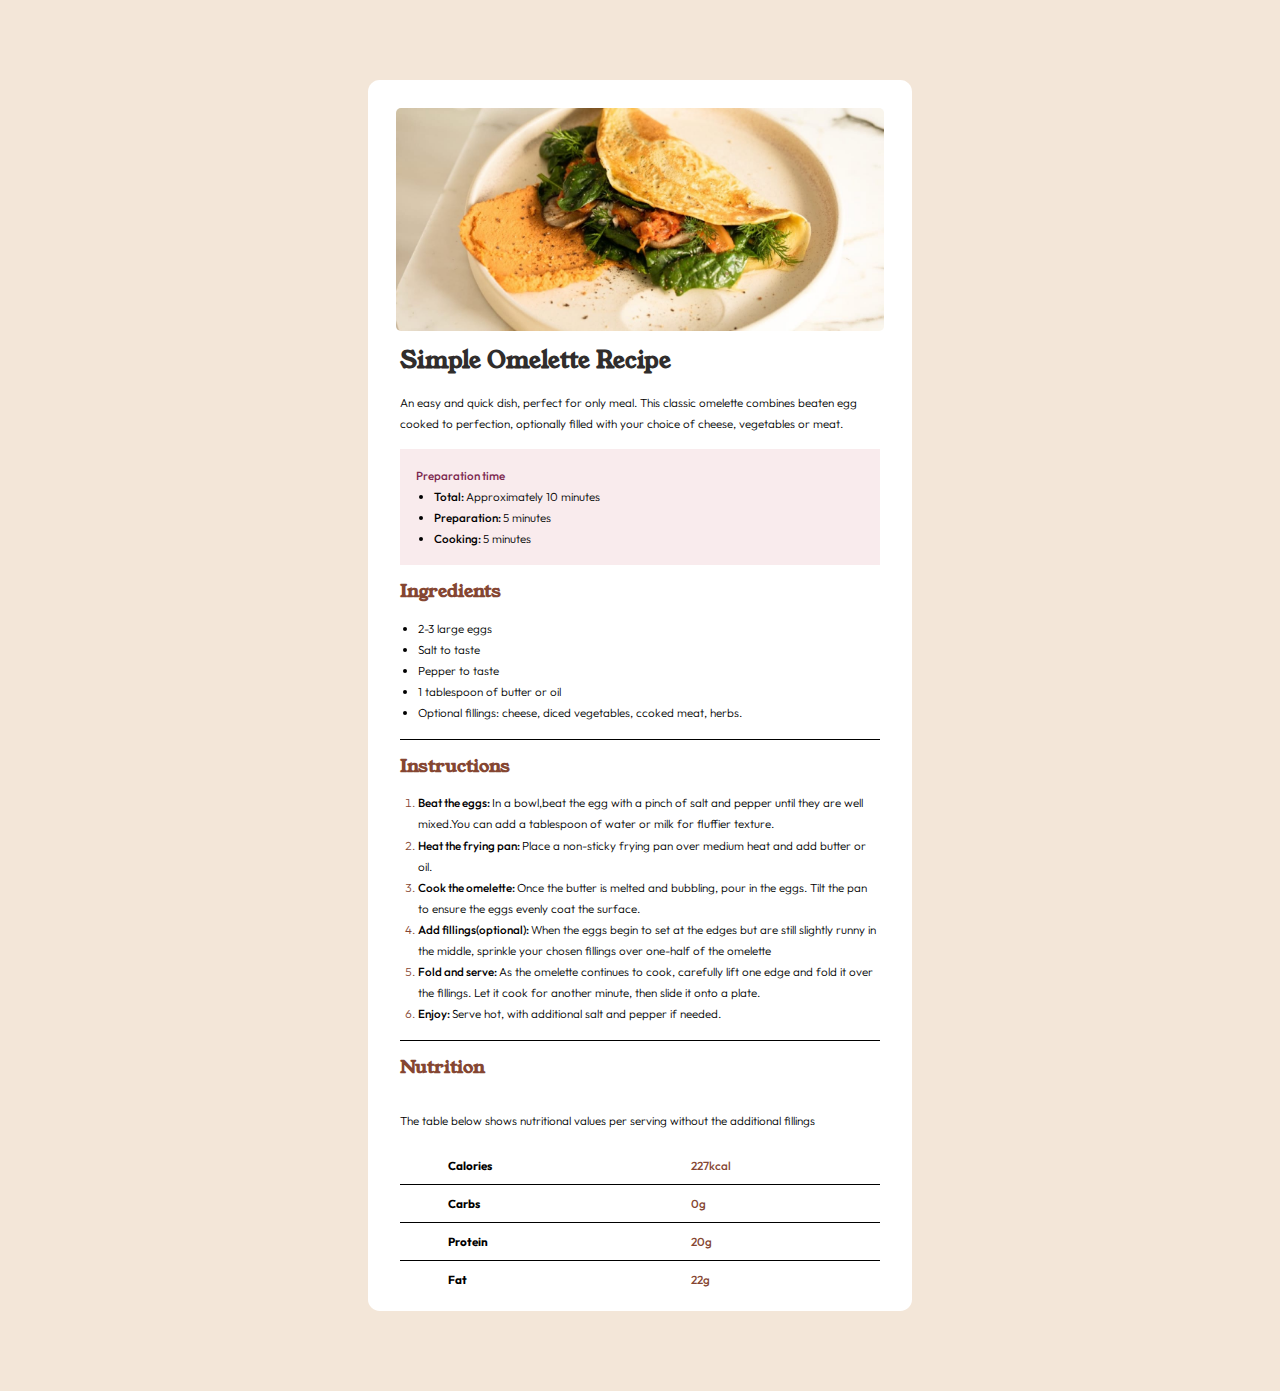
<file: index.html>
<!DOCTYPE html>
<html lang="">
<head>
    <meta charset="UTF-8" />
    <meta name="viewport" content="width=device-width" initial-scale="1.0">
    <title>Recipe page</title>
    <link rel="stylesheet" type="text/css" href="recipe-page.css">
</head>
<body>
    <main>
        <div class="recipe-page_container">
            <div class="recipe-page_image"><img src="image-omelette.jpeg" alt="fried flour with veggies at center"></div>
        <div class="recipe-page_text">
            <h1 class="simple_omelette_recipe-heading">Simple Omelette Recipe</h1>
            <p class="text_under_simple_omelette_recipe">An easy and quick dish, perfect for only meal. This classic omelette combines beaten egg
                cooked to perfection, optionally filled with your choice of cheese, vegetables or meat.
            </p>
            <div class="preparationtime">
                <p class="heading">Preparation time</p>
                <ul>
                    <li><span>Total: </span>Approximately 10 minutes</li>
                    <li><span>Preparation: </span> 5 minutes</li>
                    <li><span>Cooking: </span> 5 minutes</li>
                </ul>
            </div>
            <section>
                <h2 class="subheading">Ingredients</h2>
                <ul>
                    <li>2-3 large eggs</li>
                    <li>Salt to taste</li>
                    <li>Pepper to taste</li>
                    <li>1 tablespoon of butter or oil</li>
                    <li>Optional fillings: cheese, diced vegetables, ccoked meat, herbs.</li>
                </ul>
                
            </section>
            <section>
                <h2 class="subheading">Instructions</h2>
                <ol>
                    <li><span>Beat the eggs: </span>In a bowl,beat the egg with a pinch of salt and pepper until they are
                        well mixed.You can add a tablespoon of water or milk for fluffier texture.</li>
                    <li><span>Heat the frying pan: </span>Place a non-sticky frying pan over medium heat and add butter 
                        or oil.</li>
                    <li><span>Cook the omelette: </span>Once the butter is melted and bubbling, pour in the eggs. Tilt
                        the pan to ensure the eggs evenly coat the surface.</li>
                    <li><span>Add fillings(optional): </span>When the eggs begin to set at the edges but are still slightly
                        runny in the middle, sprinkle your chosen fillings over one-half of the omelette</li>
                    <li><span>Fold and serve: </span>As the omelette continues to cook, carefully lift one edge and fold it
                        over the fillings. Let it cook for another minute, then slide it onto a plate.</li>
                    <li><span>Enjoy: </span>Serve hot, with additional salt and pepper if needed.</li>
                </ol>
            </section>
            <div>
                <h2 class="subheading">Nutrition</h2>
                <table>
                    <caption>The table below shows nutritional values per serving without the additional fillings</caption>
                    <tr>
                        <th scope="row">Calories</th>
                        <td class="number">227kcal</td>
                    </tr>
                    <tr>
                        <th scope="row">Carbs</th>
                        <td class="number">0g</td>
                    </tr>
                    <tr>
                        <th scope="row">Protein</th>
                        <td class="number">20g</td>
                    </tr>
                    <tr>
                        <th scope="row">Fat</th>
                        <td class="number">22g</td>
                    </tr>
                </table>
            </div>
        </div>
        </div>
    </main>
</body>
</html>
</file>
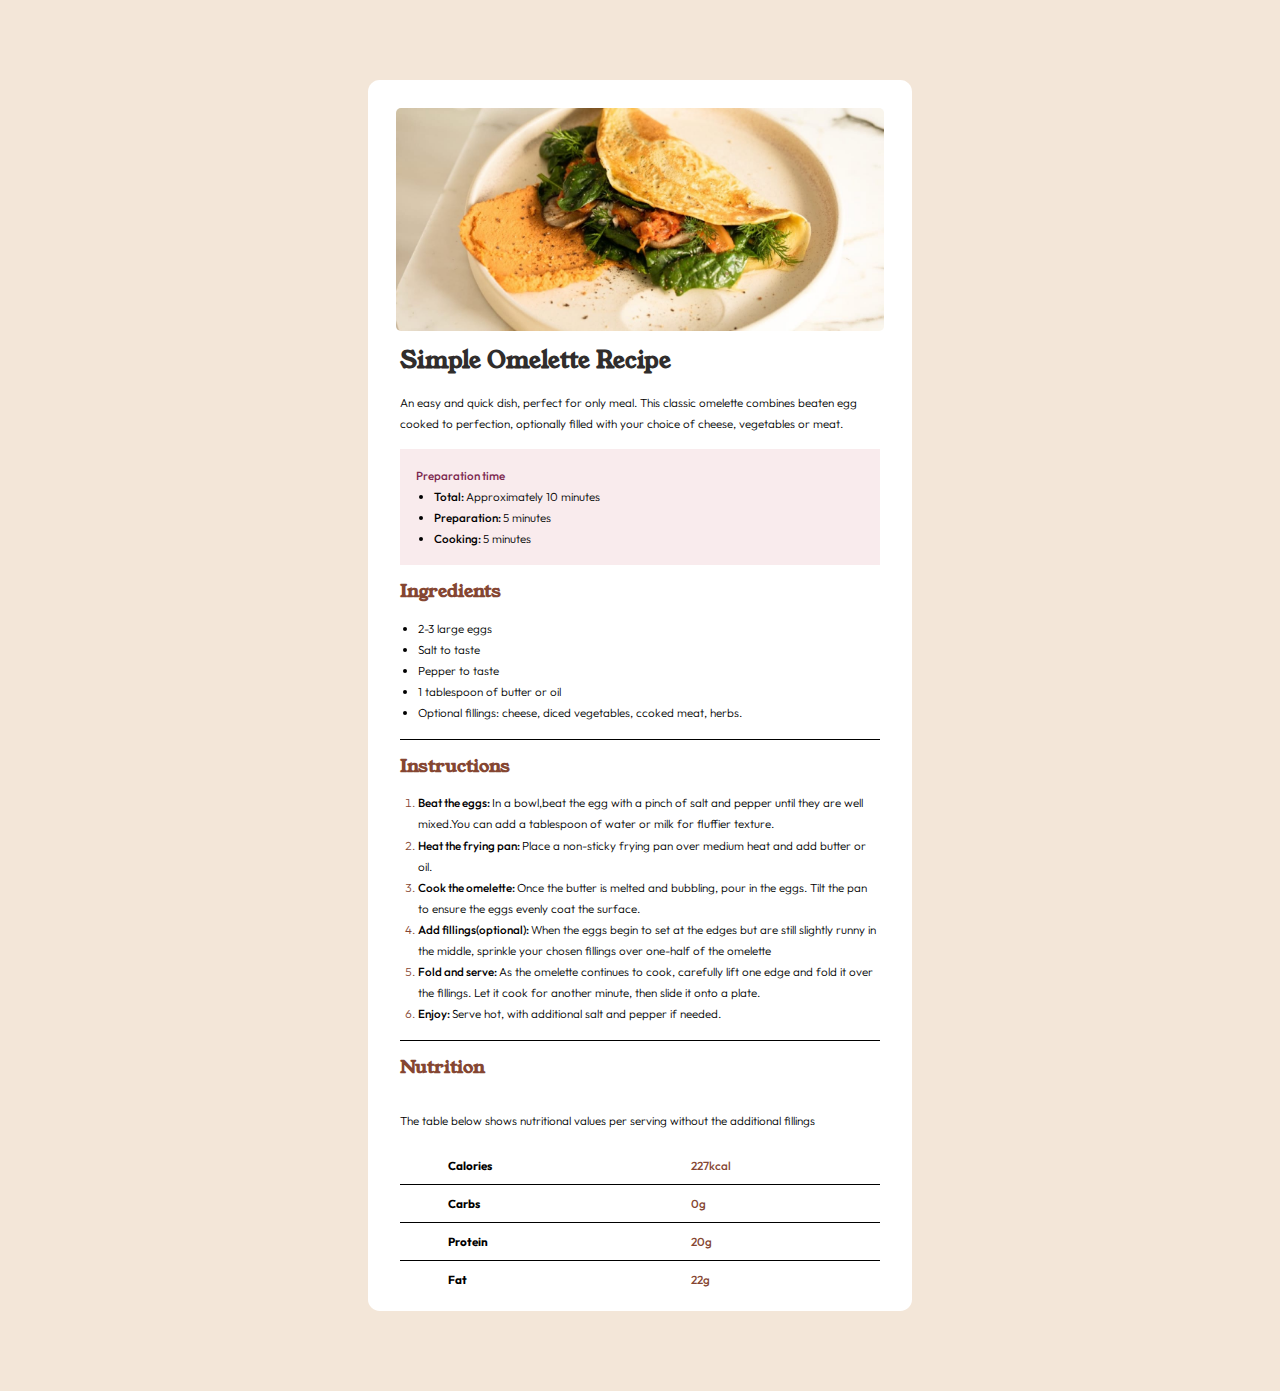
<file: recipe-page.html>
<!DOCTYPE html>
<html lang="">
<head>
    <meta charset="UTF-8" />
    <meta name="viewport" content="width=device-width" initial-scale="1.0">
    <title>Recipe page</title>
    <link rel="stylesheet" type="text/css" href="recipe-page.css">
</head>
<body>
    <main>
        <div class="recipe-page_container">
            <div class="recipe-page_image"><img src="image-omelette.jpeg" alt="fried flour with veggies at center"></div>
        <div class="recipe-page_text">
            <h1 class="simple_omelette_recipe-heading">Simple Omelette Recipe</h1>
            <p class="text_under_simple_omelette_recipe">An easy and quick dish, perfect for only meal. This classic omelette combines beaten egg
                cooked to perfection, optionally filled with your choice of cheese, vegetables or meat.
            </p>
            <div class="preparationtime">
                <p class="heading">Preparation time</p>
                <ul>
                    <li><span>Total: </span>Approximately 10 minutes</li>
                    <li><span>Preparation: </span> 5 minutes</li>
                    <li><span>Cooking: </span> 5 minutes</li>
                </ul>
            </div>
            <section>
                <h2 class="subheading">Ingredients</h2>
                <ul>
                    <li>2-3 large eggs</li>
                    <li>Salt to taste</li>
                    <li>Pepper to taste</li>
                    <li>1 tablespoon of butter or oil</li>
                    <li>Optional fillings: cheese, diced vegetables, ccoked meat, herbs.</li>
                </ul>
                
            </section>
            <section>
                <h2 class="subheading">Instructions</h2>
                <ol>
                    <li><span>Beat the eggs: </span>In a bowl,beat the egg with a pinch of salt and pepper until they are
                        well mixed.You can add a tablespoon of water or milk for fluffier texture.</li>
                    <li><span>Heat the frying pan: </span>Place a non-sticky frying pan over medium heat and add butter 
                        or oil.</li>
                    <li><span>Cook the omelette: </span>Once the butter is melted and bubbling, pour in the eggs. Tilt
                        the pan to ensure the eggs evenly coat the surface.</li>
                    <li><span>Add fillings(optional): </span>When the eggs begin to set at the edges but are still slightly
                        runny in the middle, sprinkle your chosen fillings over one-half of the omelette</li>
                    <li><span>Fold and serve: </span>As the omelette continues to cook, carefully lift one edge and fold it
                        over the fillings. Let it cook for another minute, then slide it onto a plate.</li>
                    <li><span>Enjoy: </span>Serve hot, with additional salt and pepper if needed.</li>
                </ol>
            </section>
            <div>
                <h2 class="subheading">Nutrition</h2>
                <table>
                    <caption>The table below shows nutritional values per serving without the additional fillings</caption>
                    <tr>
                        <th scope="row">Calories</th>
                        <td class="number">227kcal</td>
                    </tr>
                    <tr>
                        <th scope="row">Carbs</th>
                        <td class="number">0g</td>
                    </tr>
                    <tr>
                        <th scope="row">Protein</th>
                        <td class="number">20g</td>
                    </tr>
                    <tr>
                        <th scope="row">Fat</th>
                        <td class="number">22g</td>
                    </tr>
                </table>
            </div>
        </div>
        </div>
    </main>
</body>
</html>
</file>
<file: recipe-page.css>
/* Box sizing rules */
*,
*::before,
*::after {
  box-sizing: border-box;
}
*{
    margin: 0;
    padding: 0;
}

/* Prevent font size inflation */
html {
  -moz-text-size-adjust: none;
  -webkit-text-size-adjust: none;
  text-size-adjust: none;
}

/* Remove default margin in favour of better control in authored CSS */
body, h1, h2, h3, h4, p,
figure, blockquote, dl, dd {
  margin-block-end: 0;
}

/* Remove list styles on ul, ol elements with a list role, which suggests default styling will be removed */
ul[role='list'],
ol[role='list'] {
  list-style: none;
}

/* Set core body defaults */
body {
  min-height: 100vh;
  line-height: 1.6;
}

/* Set shorter line heights on headings and interactive elements */
h1, h2, h3, h4,
button, input, label {
  line-height: 1.3;
}

/* Balance text wrapping on headings */
h1, h2,
h3, h4 {
  text-wrap: balance;
}

/* A elements that don't have a class get default styles */
a:not([class]) {
  text-decoration-skip-ink: auto;
  color: currentColor;
}

/* Make images easier to work with */
img,
picture {
  max-width: 100%;
  display: block;
}

/* Inherit fonts for inputs and buttons */
input, button,
textarea, select {
  font: inherit;
}

/* Make sure textareas without a rows attribute are not tiny */
textarea:not([rows]) {
  min-height: 10em;
}

/* Anything that has been anchored to should have extra scroll margin */
:target {
  scroll-margin-block: 5ex;
}

@font-face {
    font-family: outfit;
    src: url(outfit-thin.ttf);
}
@font-face {
    font-family: youngserif;
    src: url(YoungSerif-Regular.ttf);
}
body{
    background-color: hsl(30, 54%, 90%);
    font-family: outfit;
    line-height: 1.8;
    font-weight: 300;
}
table{
    width: 100%;
    border-collapse: collapse;
}
table caption{
    margin-left: 0;
    text-align: left;
    padding-block:1rem ;
}
td, th{
    padding: 0.5rem;
    padding-inline: 3rem;
    text-align: left;
}
tr:not(:last-child){
    border-bottom:1px solid black;
}
img{
    border-radius: 5px;
}
.recipe-page_image{
    padding-inline: 1.78rem;
    padding-block-start: 1.78rem;
    border-radius: 5px;
    overflow: hidden;
}
main{
    max-width: 34rem;
    margin-block: 5rem;
    background-color: white;
    margin-inline: auto;
    border-radius: 1em;
    font-size: 0.73rem;
    padding-bottom: 13px;
}
.recipe-page_text{
    margin-inline: 2rem;
    background-color: white;
}
.recipe-page_text .preparationtime{
    background-color: rgb(249, 235, 237);
    padding: 1rem;
}
.recipe-page_text .preparationtime .heading{
    color: hsl(332, 51%, 32%);
    font-weight: 500;
}
p.text_under_simple_omelette_recipe{
    margin-bottom: 15px;
}
ul, ol{
    margin: 0;
}
li{
    margin-left: 1.1rem;
}
.recipe-page_text section{
    display: block;
    padding-bottom: 1rem;
    border-bottom: 1px solid black;
}
ol li::marker, ul::marker{
    color: hsl(14, 45%, 36%);
}

.recipe-page_text .subheading{
    color: hsl(14, 45%, 36%);
    font-family: youngserif;
}
.simple_omelette_recipe-heading{
    color: hsl(24, 5%, 18%);
    font-family: youngserif;
}
h1,h2,h3,h4,h5,h6{
    margin-block: 15px;
}
.text_under_simple_omelette_recipe{
    font-family: outfit, Helvetica;
    font-weight: 300;
}
span{
    font-weight: 500;
}
.number{
    color: hsl(14, 45%, 36%);
    font-weight: 500;
}
</file>
